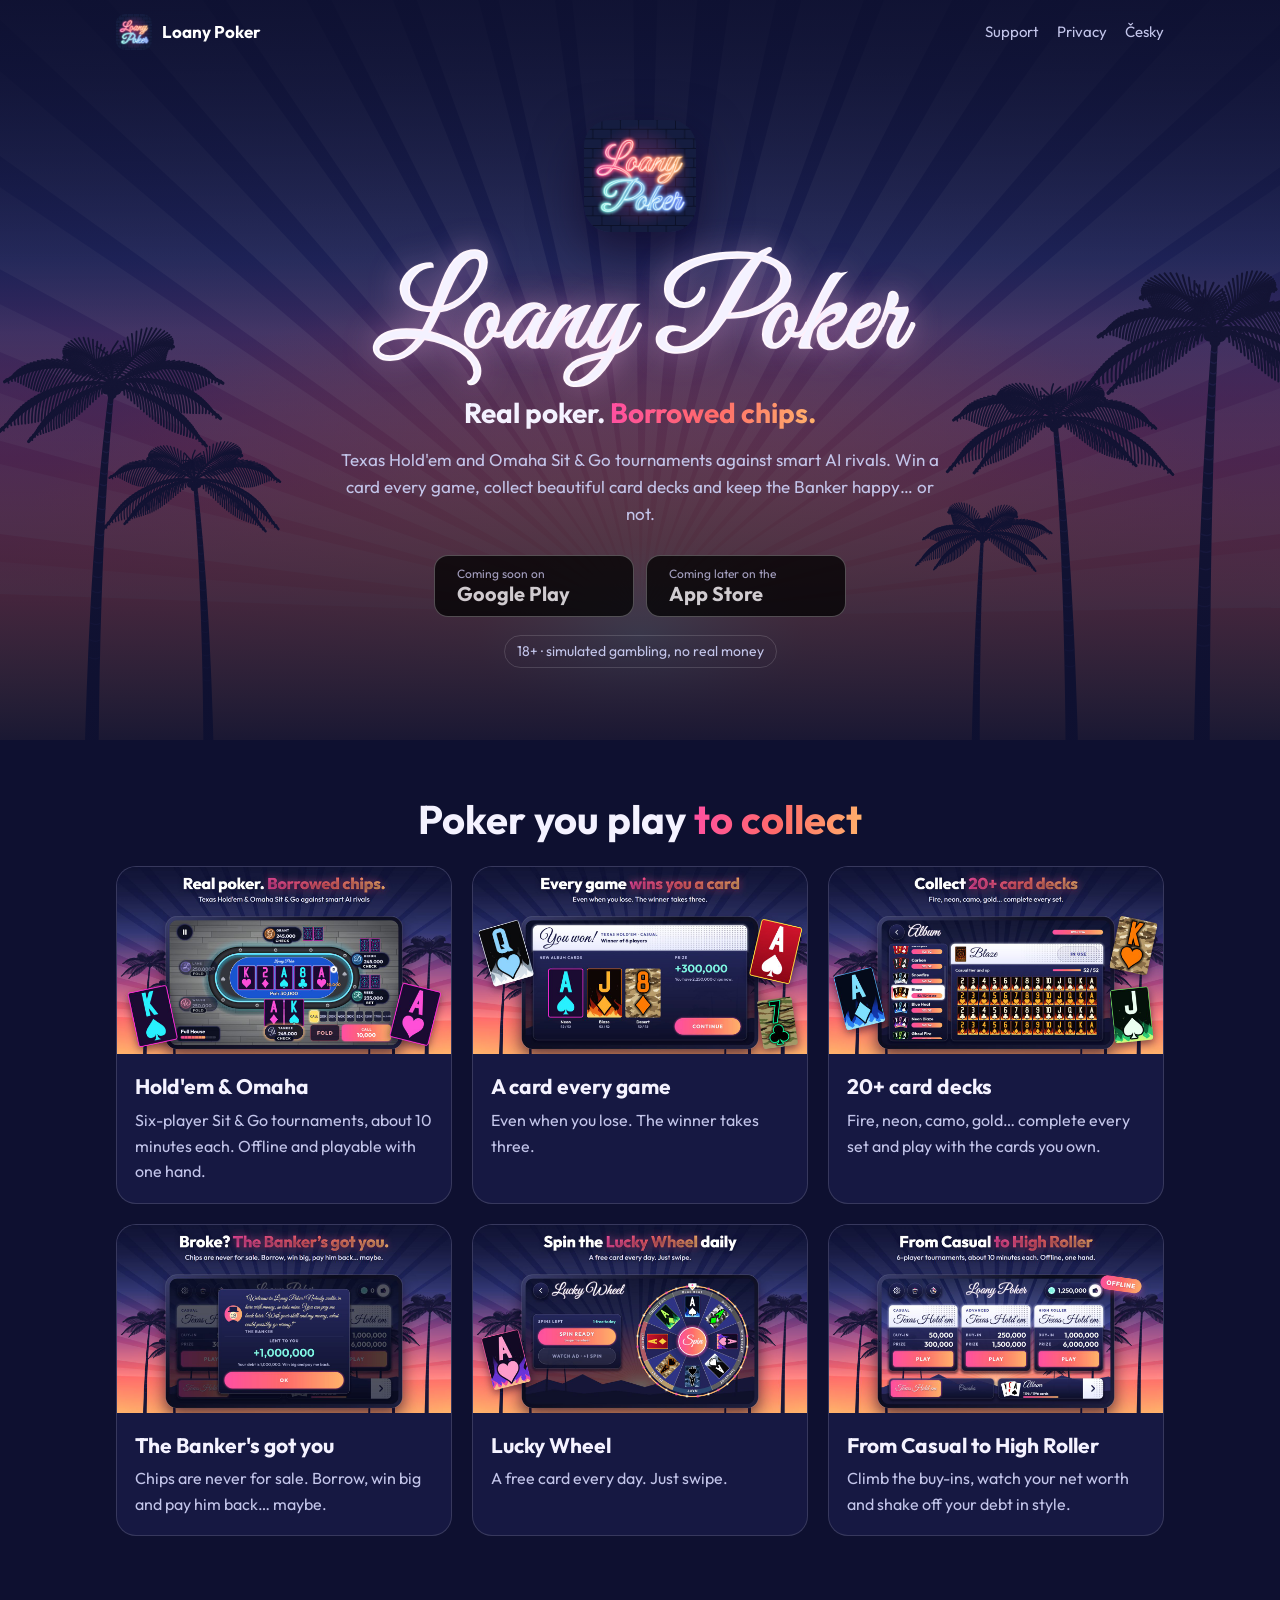
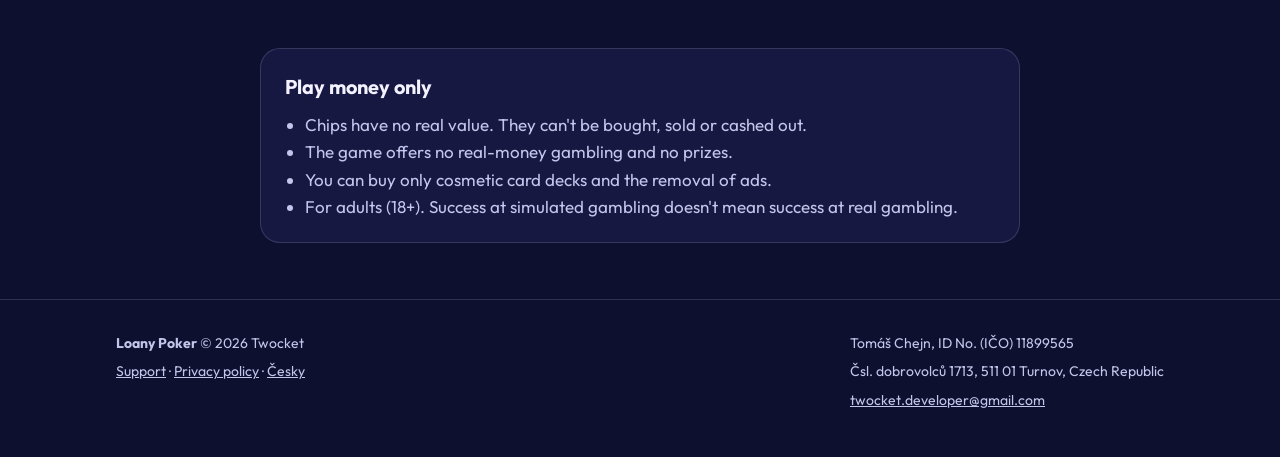
<file: index.html>
<!doctype html>
<html lang="en">
<head>
<meta charset="utf-8">
<meta name="viewport" content="width=device-width, initial-scale=1">
<title>Loany Poker – poker you play to collect</title>
<meta name="description" content="Texas Hold'em and Omaha Sit & Go against smart AI. Win a card every game, collect 20+ card decks and borrow chips from the Banker. Offline, for Android and iPhone.">
<link rel="canonical" href="https://twocket.github.io/">
<link rel="alternate" hreflang="en" href="https://twocket.github.io/">
<link rel="alternate" hreflang="cs" href="https://twocket.github.io/cs/">
<link rel="icon" type="image/png" sizes="32x32" href="assets/favicon-32.png">
<link rel="apple-touch-icon" href="assets/apple-touch-icon.png">
<meta property="og:type" content="website">
<meta property="og:title" content="Loany Poker">
<meta property="og:description" content="Poker you play to collect. Chips? Borrow them.">
<meta property="og:image" content="https://twocket.github.io/assets/og-en.jpg">
<meta name="theme-color" content="#0e1030">
<link rel="stylesheet" href="style.css">
</head>
<body>
<header class="top">
	<div class="wrap">
		<a class="home" href="./"><img src="assets/icon-192.png" alt=""><span>Loany Poker</span></a>
		<nav>
			<a href="support.html">Support</a>
			<a href="privacy.html">Privacy</a>
			<a href="cs/" hreflang="cs" lang="cs">Česky</a>
		</nav>
	</div>
</header>

<main>
	<div class="hero">
		<img class="icon" src="assets/icon-512.png" alt="Loany Poker icon" width="112" height="112">
		<h1 class="logo">Loany Poker</h1>
		<p class="tagline">Real poker. <em>Borrowed chips.</em></p>
		<p class="lead">Texas Hold'em and Omaha Sit &amp; Go tournaments against smart AI rivals. Win a card every game, collect beautiful card decks and keep the Banker happy… or not.</p>
		<div class="stores">
			<!-- Replace with the store links once the game is out (remove class "soon"). -->
			<a class="store soon" aria-disabled="true"><small>Coming soon on</small><strong>Google Play</strong></a>
			<a class="store soon" aria-disabled="true"><small>Coming later on the</small><strong>App Store</strong></a>
		</div>
		<span class="age">18+ · simulated gambling, no real money</span>
	</div>

	<section>
		<div class="wrap">
			<h2>Poker you play <em>to collect</em></h2>
			<div class="features">
				<figure class="feature">
					<img src="assets/shots/en/01_poker.jpg" alt="Poker table with AI rivals" loading="lazy" width="1280" height="720">
					<h3>Hold'em &amp; Omaha</h3>
					<p>Six-player Sit &amp; Go tournaments, about 10 minutes each. Offline and playable with one hand.</p>
				</figure>
				<figure class="feature">
					<img src="assets/shots/en/02_card_every_game.jpg" alt="A new card won after a tournament" loading="lazy" width="1280" height="720">
					<h3>A card every game</h3>
					<p>Even when you lose. The winner takes three.</p>
				</figure>
				<figure class="feature">
					<img src="assets/shots/en/03_album.jpg" alt="The card album" loading="lazy" width="1280" height="720">
					<h3>20+ card decks</h3>
					<p>Fire, neon, camo, gold… complete every set and play with the cards you own.</p>
				</figure>
				<figure class="feature">
					<img src="assets/shots/en/05_banker.jpg" alt="The Banker offering a loan" loading="lazy" width="1280" height="720">
					<h3>The Banker's got you</h3>
					<p>Chips are never for sale. Borrow, win big and pay him back… maybe.</p>
				</figure>
				<figure class="feature">
					<img src="assets/shots/en/06_lucky_wheel.jpg" alt="The Lucky Wheel" loading="lazy" width="1280" height="720">
					<h3>Lucky Wheel</h3>
					<p>A free card every day. Just swipe.</p>
				</figure>
				<figure class="feature">
					<img src="assets/shots/en/07_tiers.jpg" alt="Tournament tiers from Casual to High Roller" loading="lazy" width="1280" height="720">
					<h3>From Casual to High Roller</h3>
					<p>Climb the buy-ins, watch your net worth and shake off your debt in style.</p>
				</figure>
			</div>
		</div>
	</section>

	<section>
		<div class="wrap">
			<div class="note">
				<h3>Play money only</h3>
				<ul>
					<li>Chips have no real value. They can't be bought, sold or cashed out.</li>
					<li>The game offers no real-money gambling and no prizes.</li>
					<li>You can buy only cosmetic card decks and the removal of ads.</li>
					<li>For adults (18+). Success at simulated gambling doesn't mean success at real gambling.</li>
				</ul>
			</div>
		</div>
	</section>
</main>

<footer>
	<div class="wrap">
		<div>
			<p><strong>Loany Poker</strong> © 2026 Twocket</p>
			<p><a href="support.html">Support</a> · <a href="privacy.html">Privacy policy</a> · <a href="cs/" hreflang="cs" lang="cs">Česky</a></p>
		</div>
		<div>
			<p>Tomáš Chejn, ID No. (IČO) 11899565</p>
			<p>Čsl. dobrovolců 1713, 511 01 Turnov, Czech Republic</p>
			<p><a href="mailto:twocket.developer@gmail.com">twocket.developer@gmail.com</a></p>
		</div>
	</div>
</footer>
</body>
</html>
</file>
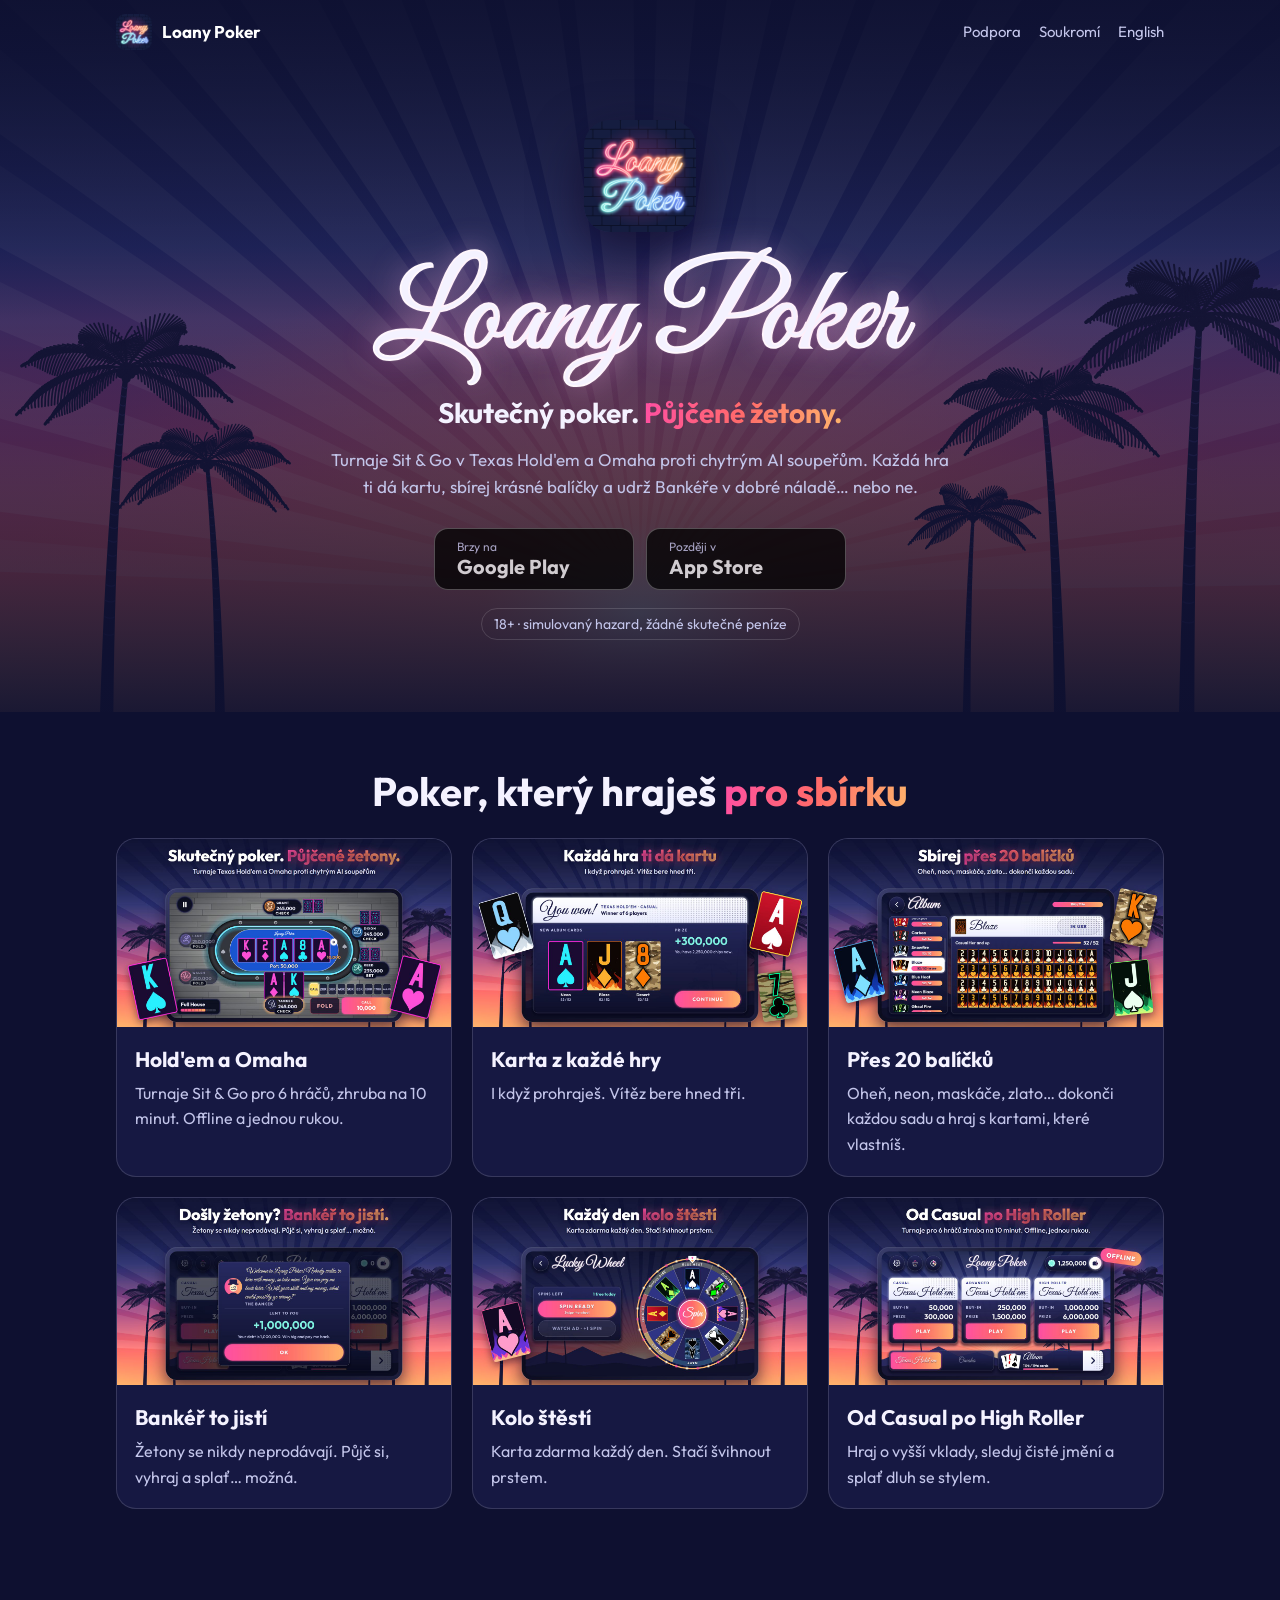
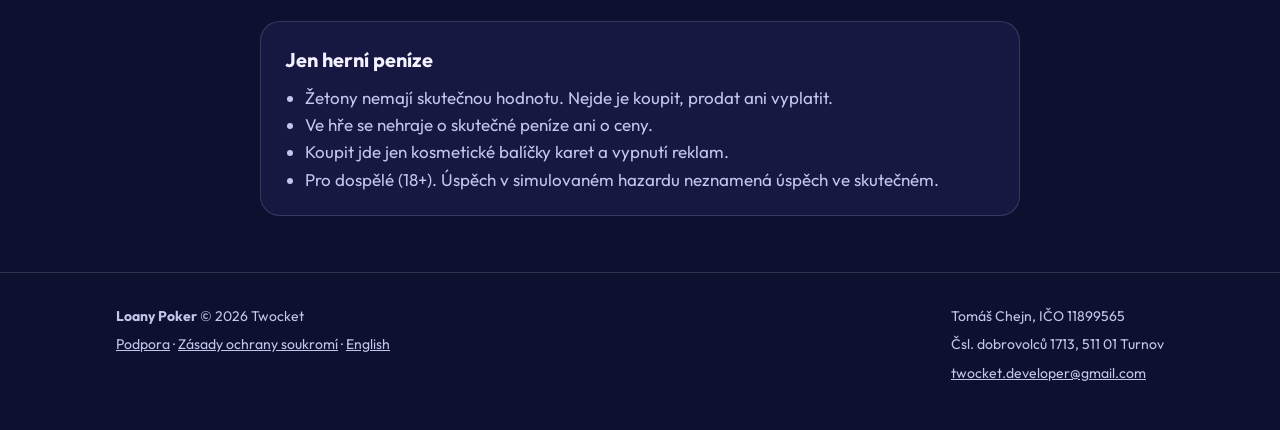
<file: cs/index.html>
<!doctype html>
<html lang="cs">
<head>
<meta charset="utf-8">
<meta name="viewport" content="width=device-width, initial-scale=1">
<title>Loany Poker – poker, který hraješ pro sbírku</title>
<meta name="description" content="Turnaje Texas Hold'em a Omaha proti chytrým AI soupeřům. Každá hra ti dá kartu, sbírej přes 20 balíčků a půjč si žetony od Bankéře. Offline, pro Android a iPhone.">
<link rel="canonical" href="https://twocket.github.io/cs/">
<link rel="alternate" hreflang="en" href="https://twocket.github.io/">
<link rel="alternate" hreflang="cs" href="https://twocket.github.io/cs/">
<link rel="icon" type="image/png" sizes="32x32" href="../assets/favicon-32.png">
<link rel="apple-touch-icon" href="../assets/apple-touch-icon.png">
<meta property="og:type" content="website">
<meta property="og:title" content="Loany Poker">
<meta property="og:description" content="Poker, který hraješ pro sbírku. Žetony? Půjč si je.">
<meta property="og:image" content="https://twocket.github.io/assets/og-cs.jpg">
<meta name="theme-color" content="#0e1030">
<link rel="stylesheet" href="../style.css">
</head>
<body>
<header class="top">
	<div class="wrap">
		<a class="home" href="./"><img src="../assets/icon-192.png" alt=""><span>Loany Poker</span></a>
		<nav>
			<a href="support.html">Podpora</a>
			<a href="privacy.html">Soukromí</a>
			<a href="../" hreflang="en" lang="en">English</a>
		</nav>
	</div>
</header>

<main>
	<div class="hero">
		<img class="icon" src="../assets/icon-512.png" alt="Ikona Loany Poker" width="112" height="112">
		<h1 class="logo">Loany Poker</h1>
		<p class="tagline">Skutečný poker. <em>Půjčené žetony.</em></p>
		<p class="lead">Turnaje Sit &amp; Go v Texas Hold'em a Omaha proti chytrým AI soupeřům. Každá hra ti dá kartu, sbírej krásné balíčky a udrž Bankéře v dobré náladě… nebo ne.</p>
		<div class="stores">
			<!-- Po vydání nahradit odkazy do obchodů (a odebrat třídu "soon"). -->
			<a class="store soon" aria-disabled="true"><small>Brzy na</small><strong>Google Play</strong></a>
			<a class="store soon" aria-disabled="true"><small>Později v</small><strong>App Store</strong></a>
		</div>
		<span class="age">18+ · simulovaný hazard, žádné skutečné peníze</span>
	</div>

	<section>
		<div class="wrap">
			<h2>Poker, který hraješ <em>pro sbírku</em></h2>
			<div class="features">
				<figure class="feature">
					<img src="../assets/shots/cs/01_poker.jpg" alt="Pokerový stůl s AI soupeři" loading="lazy" width="1280" height="720">
					<h3>Hold'em a Omaha</h3>
					<p>Turnaje Sit &amp; Go pro 6 hráčů, zhruba na 10 minut. Offline a jednou rukou.</p>
				</figure>
				<figure class="feature">
					<img src="../assets/shots/cs/02_card_every_game.jpg" alt="Nová karta po turnaji" loading="lazy" width="1280" height="720">
					<h3>Karta z každé hry</h3>
					<p>I když prohraješ. Vítěz bere hned tři.</p>
				</figure>
				<figure class="feature">
					<img src="../assets/shots/cs/03_album.jpg" alt="Album karet" loading="lazy" width="1280" height="720">
					<h3>Přes 20 balíčků</h3>
					<p>Oheň, neon, maskáče, zlato… dokonči každou sadu a hraj s kartami, které vlastníš.</p>
				</figure>
				<figure class="feature">
					<img src="../assets/shots/cs/05_banker.jpg" alt="Bankéř nabízí půjčku" loading="lazy" width="1280" height="720">
					<h3>Bankéř to jistí</h3>
					<p>Žetony se nikdy neprodávají. Půjč si, vyhraj a splať… možná.</p>
				</figure>
				<figure class="feature">
					<img src="../assets/shots/cs/06_lucky_wheel.jpg" alt="Kolo štěstí" loading="lazy" width="1280" height="720">
					<h3>Kolo štěstí</h3>
					<p>Karta zdarma každý den. Stačí švihnout prstem.</p>
				</figure>
				<figure class="feature">
					<img src="../assets/shots/cs/07_tiers.jpg" alt="Úrovně turnajů od Casual po High Roller" loading="lazy" width="1280" height="720">
					<h3>Od Casual po High Roller</h3>
					<p>Hraj o vyšší vklady, sleduj čisté jmění a splať dluh se stylem.</p>
				</figure>
			</div>
		</div>
	</section>

	<section>
		<div class="wrap">
			<div class="note">
				<h3>Jen herní peníze</h3>
				<ul>
					<li>Žetony nemají skutečnou hodnotu. Nejde je koupit, prodat ani vyplatit.</li>
					<li>Ve hře se nehraje o skutečné peníze ani o ceny.</li>
					<li>Koupit jde jen kosmetické balíčky karet a vypnutí reklam.</li>
					<li>Pro dospělé (18+). Úspěch v simulovaném hazardu neznamená úspěch ve skutečném.</li>
				</ul>
			</div>
		</div>
	</section>
</main>

<footer>
	<div class="wrap">
		<div>
			<p><strong>Loany Poker</strong> © 2026 Twocket</p>
			<p><a href="support.html">Podpora</a> · <a href="privacy.html">Zásady ochrany soukromí</a> · <a href="../" hreflang="en" lang="en">English</a></p>
		</div>
		<div>
			<p>Tomáš Chejn, IČO 11899565</p>
			<p>Čsl. dobrovolců 1713, 511 01 Turnov</p>
			<p><a href="mailto:twocket.developer@gmail.com">twocket.developer@gmail.com</a></p>
		</div>
	</div>
</footer>
</body>
</html>
</file>
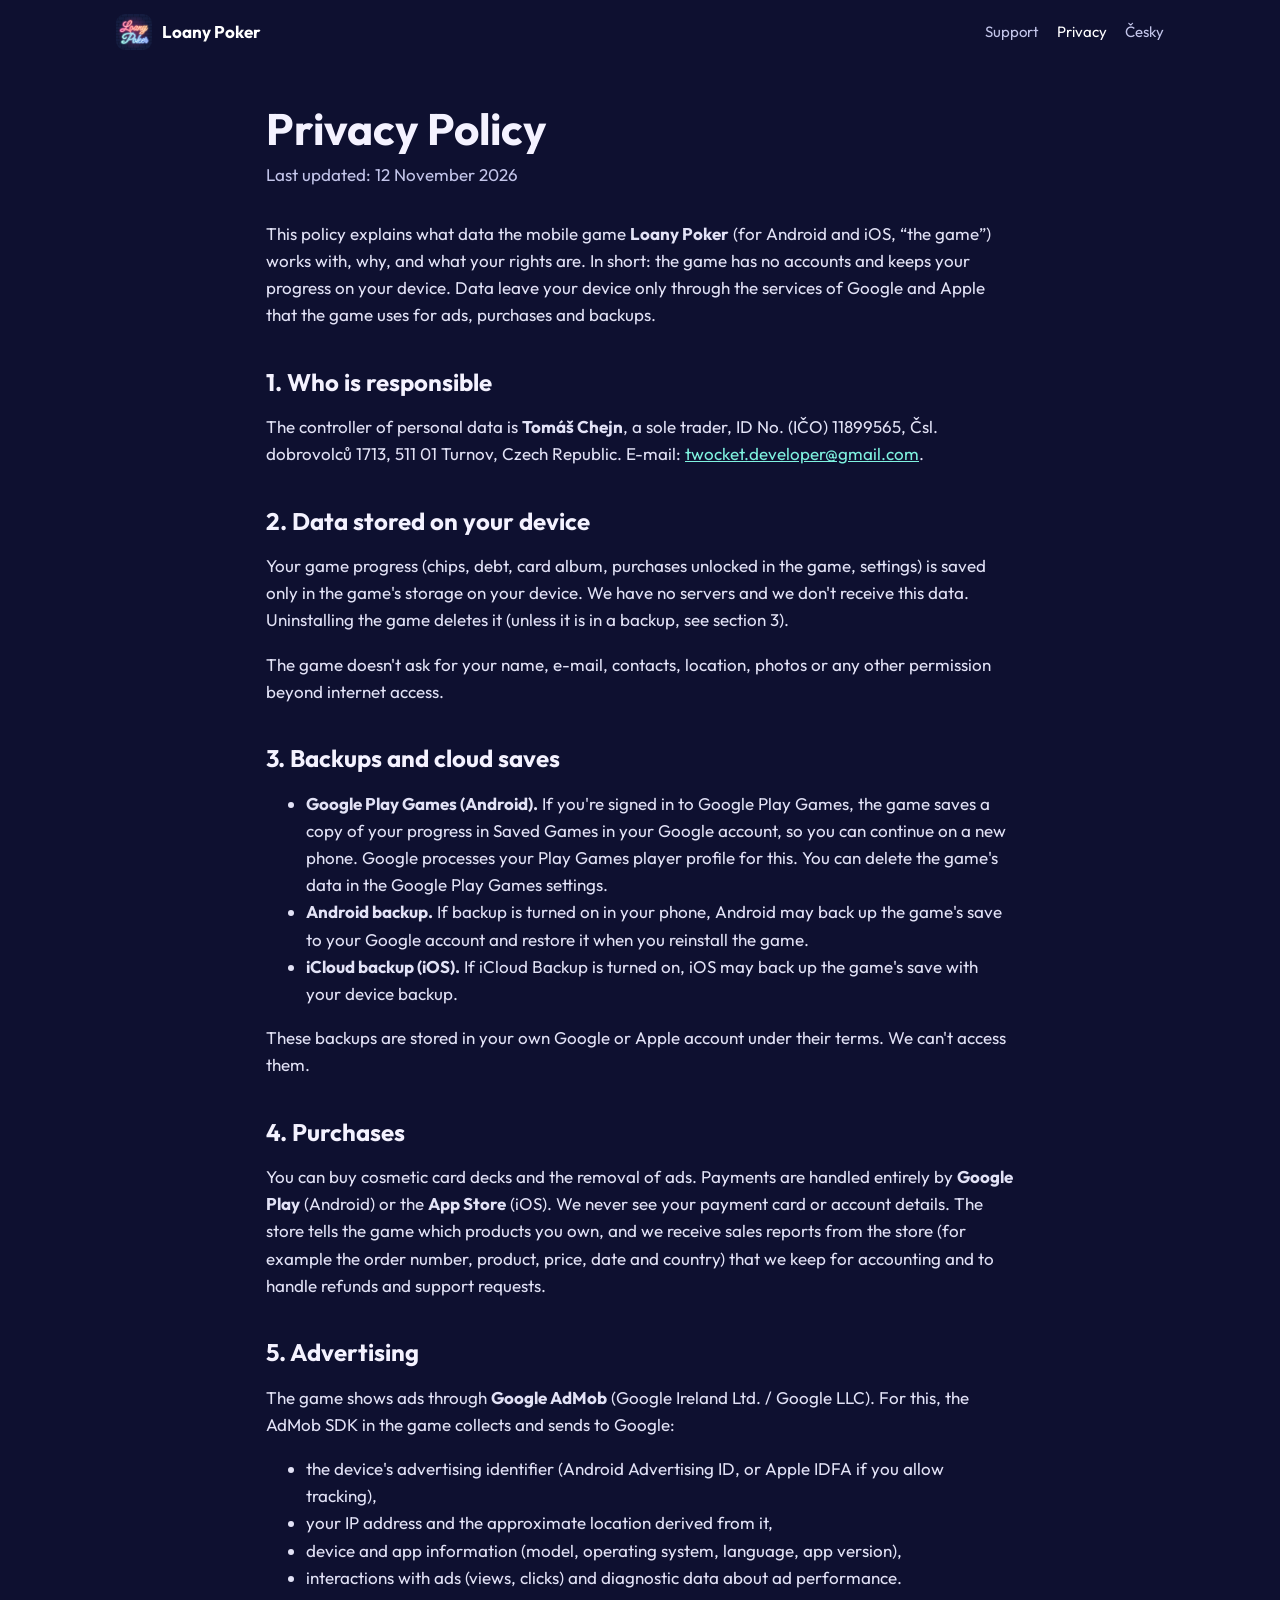
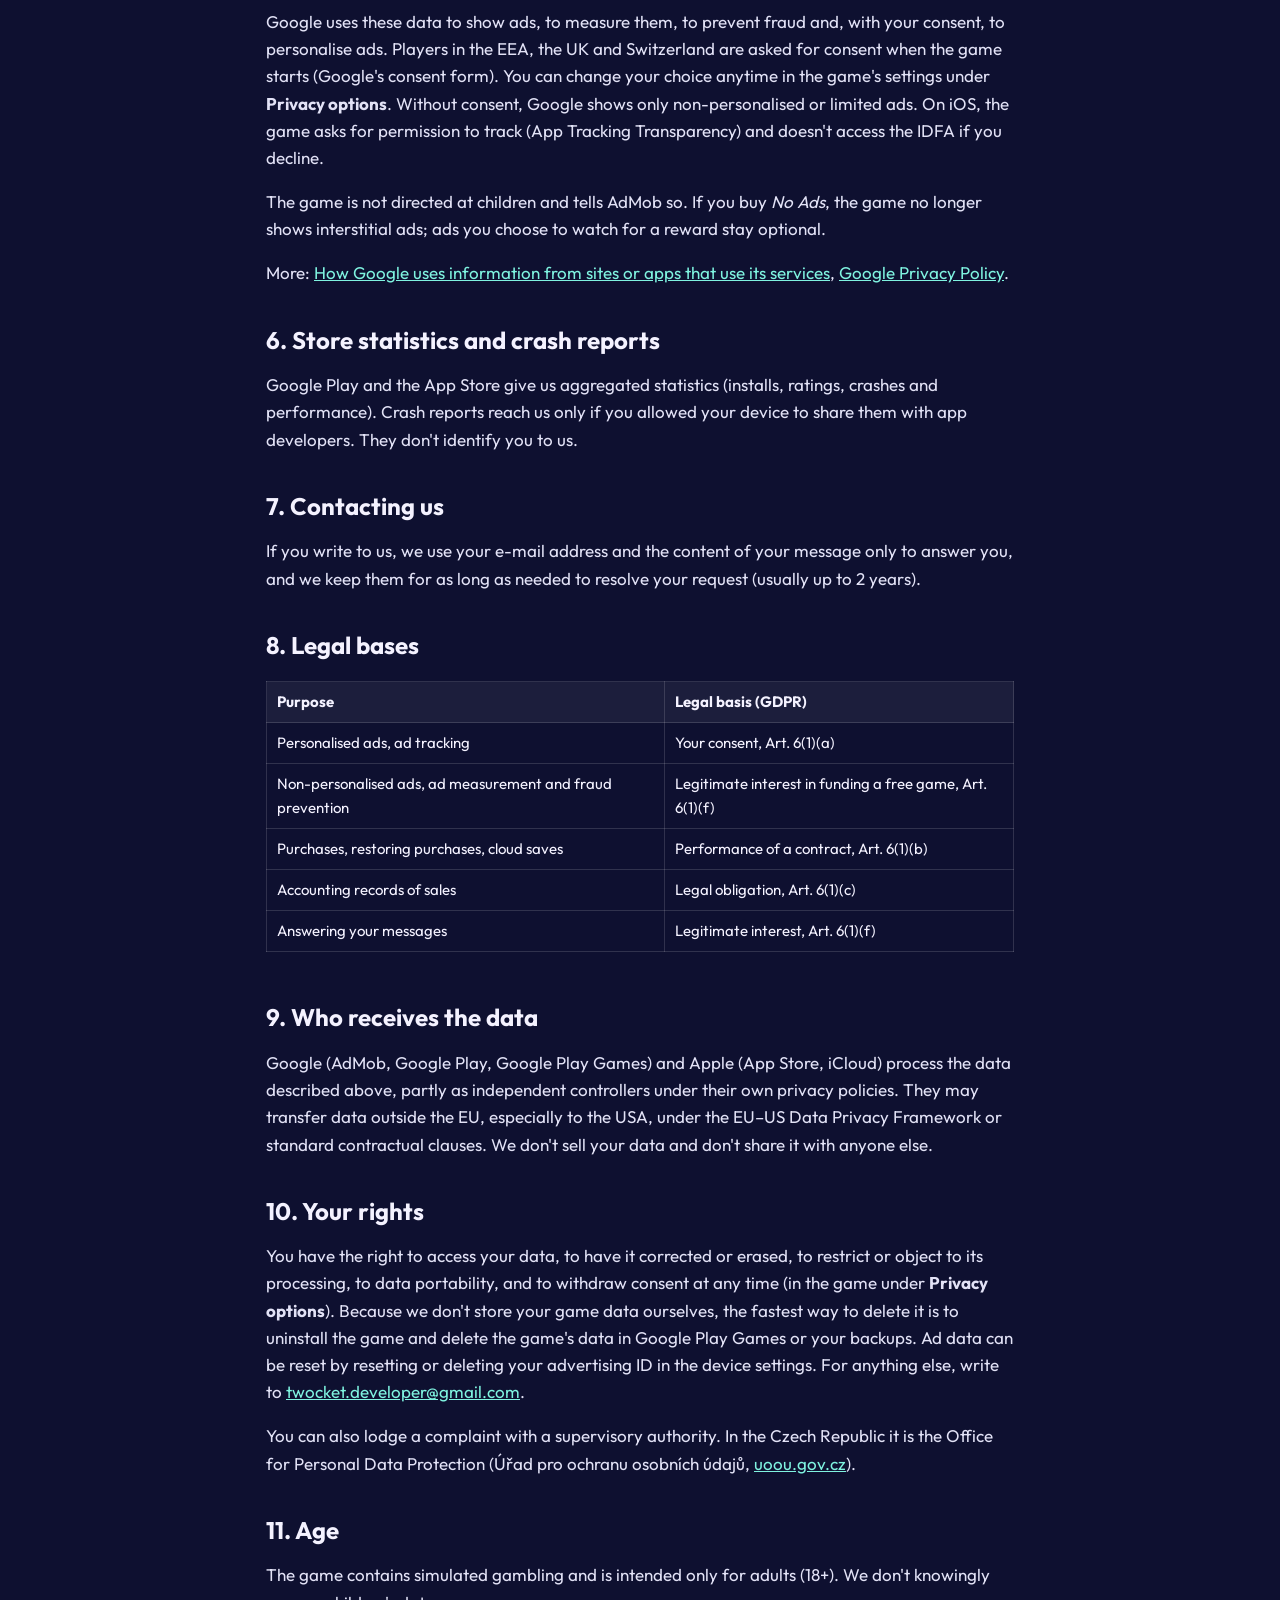
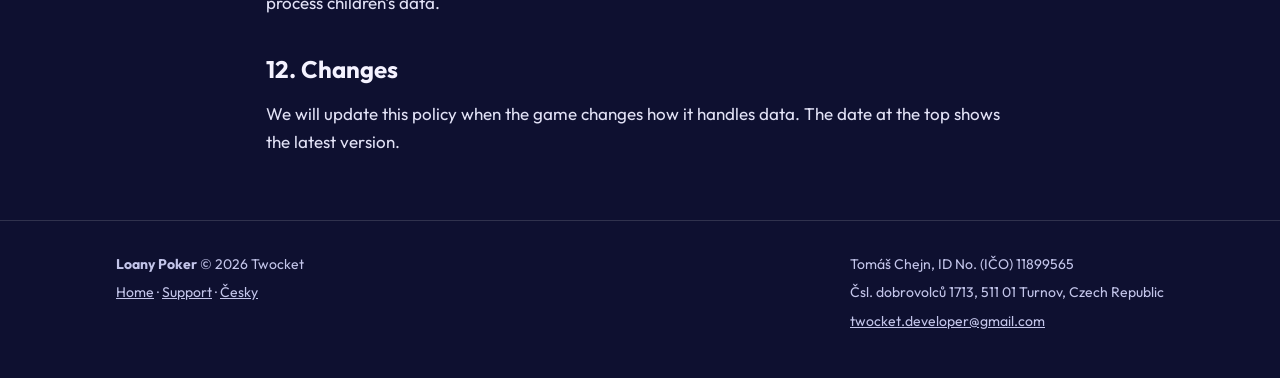
<file: privacy.html>
<!doctype html>
<html lang="en">
<head>
<meta charset="utf-8">
<meta name="viewport" content="width=device-width, initial-scale=1">
<title>Privacy Policy – Loany Poker</title>
<meta name="description" content="How the Loany Poker game handles your data.">
<link rel="canonical" href="https://twocket.github.io/privacy.html">
<link rel="alternate" hreflang="en" href="https://twocket.github.io/privacy.html">
<link rel="alternate" hreflang="cs" href="https://twocket.github.io/cs/privacy.html">
<link rel="icon" type="image/png" sizes="32x32" href="assets/favicon-32.png">
<link rel="apple-touch-icon" href="assets/apple-touch-icon.png">
<meta name="theme-color" content="#0e1030">
<link rel="stylesheet" href="style.css">
</head>
<body>
<header class="top">
	<div class="wrap">
		<a class="home" href="./"><img src="assets/icon-192.png" alt=""><span>Loany Poker</span></a>
		<nav>
			<a href="support.html">Support</a>
			<a href="privacy.html" aria-current="page">Privacy</a>
			<a href="cs/privacy.html" hreflang="cs" lang="cs">Česky</a>
		</nav>
	</div>
</header>

<main class="page">
	<div class="wrap">
		<h1>Privacy Policy</h1>
		<p class="updated">Last updated: 12 November 2026</p>

		<p>This policy explains what data the mobile game <strong>Loany Poker</strong> (for Android and iOS, “the game”) works with, why, and what your rights are. In short: the game has no accounts and keeps your progress on your device. Data leave your device only through the services of Google and Apple that the game uses for ads, purchases and backups.</p>

		<h2>1. Who is responsible</h2>
		<p>The controller of personal data is <strong>Tomáš Chejn</strong>, a sole trader, ID No. (IČO) 11899565, Čsl. dobrovolců 1713, 511 01 Turnov, Czech Republic. E-mail: <a href="mailto:twocket.developer@gmail.com">twocket.developer@gmail.com</a>.</p>

		<h2>2. Data stored on your device</h2>
		<p>Your game progress (chips, debt, card album, purchases unlocked in the game, settings) is saved only in the game's storage on your device. We have no servers and we don't receive this data. Uninstalling the game deletes it (unless it is in a backup, see section 3).</p>
		<p>The game doesn't ask for your name, e-mail, contacts, location, photos or any other permission beyond internet access.</p>

		<h2>3. Backups and cloud saves</h2>
		<ul>
			<li><strong>Google Play Games (Android).</strong> If you're signed in to Google Play Games, the game saves a copy of your progress in Saved Games in your Google account, so you can continue on a new phone. Google processes your Play Games player profile for this. You can delete the game's data in the Google Play Games settings.</li>
			<li><strong>Android backup.</strong> If backup is turned on in your phone, Android may back up the game's save to your Google account and restore it when you reinstall the game.</li>
			<li><strong>iCloud backup (iOS).</strong> If iCloud Backup is turned on, iOS may back up the game's save with your device backup.</li>
		</ul>
		<p>These backups are stored in your own Google or Apple account under their terms. We can't access them.</p>

		<h2>4. Purchases</h2>
		<p>You can buy cosmetic card decks and the removal of ads. Payments are handled entirely by <strong>Google Play</strong> (Android) or the <strong>App Store</strong> (iOS). We never see your payment card or account details. The store tells the game which products you own, and we receive sales reports from the store (for example the order number, product, price, date and country) that we keep for accounting and to handle refunds and support requests.</p>

		<h2>5. Advertising</h2>
		<p>The game shows ads through <strong>Google AdMob</strong> (Google Ireland Ltd. / Google LLC). For this, the AdMob SDK in the game collects and sends to Google:</p>
		<ul>
			<li>the device's advertising identifier (Android Advertising ID, or Apple IDFA if you allow tracking),</li>
			<li>your IP address and the approximate location derived from it,</li>
			<li>device and app information (model, operating system, language, app version),</li>
			<li>interactions with ads (views, clicks) and diagnostic data about ad performance.</li>
		</ul>
		<p>Google uses these data to show ads, to measure them, to prevent fraud and, with your consent, to personalise ads. Players in the EEA, the UK and Switzerland are asked for consent when the game starts (Google's consent form). You can change your choice anytime in the game's settings under <strong>Privacy options</strong>. Without consent, Google shows only non-personalised or limited ads. On iOS, the game asks for permission to track (App Tracking Transparency) and doesn't access the IDFA if you decline.</p>
		<p>The game is not directed at children and tells AdMob so. If you buy <em>No Ads</em>, the game no longer shows interstitial ads; ads you choose to watch for a reward stay optional.</p>
		<p>More: <a href="https://policies.google.com/technologies/partner-sites">How Google uses information from sites or apps that use its services</a>, <a href="https://policies.google.com/privacy">Google Privacy Policy</a>.</p>

		<h2>6. Store statistics and crash reports</h2>
		<p>Google Play and the App Store give us aggregated statistics (installs, ratings, crashes and performance). Crash reports reach us only if you allowed your device to share them with app developers. They don't identify you to us.</p>

		<h2>7. Contacting us</h2>
		<p>If you write to us, we use your e-mail address and the content of your message only to answer you, and we keep them for as long as needed to resolve your request (usually up to 2 years).</p>

		<h2>8. Legal bases</h2>
		<div class="table-scroll">
			<table>
				<tr><th>Purpose</th><th>Legal basis (GDPR)</th></tr>
				<tr><td>Personalised ads, ad tracking</td><td>Your consent, Art. 6(1)(a)</td></tr>
				<tr><td>Non-personalised ads, ad measurement and fraud prevention</td><td>Legitimate interest in funding a free game, Art. 6(1)(f)</td></tr>
				<tr><td>Purchases, restoring purchases, cloud saves</td><td>Performance of a contract, Art. 6(1)(b)</td></tr>
				<tr><td>Accounting records of sales</td><td>Legal obligation, Art. 6(1)(c)</td></tr>
				<tr><td>Answering your messages</td><td>Legitimate interest, Art. 6(1)(f)</td></tr>
			</table>
		</div>

		<h2>9. Who receives the data</h2>
		<p>Google (AdMob, Google Play, Google Play Games) and Apple (App Store, iCloud) process the data described above, partly as independent controllers under their own privacy policies. They may transfer data outside the EU, especially to the USA, under the EU–US Data Privacy Framework or standard contractual clauses. We don't sell your data and don't share it with anyone else.</p>

		<h2>10. Your rights</h2>
		<p>You have the right to access your data, to have it corrected or erased, to restrict or object to its processing, to data portability, and to withdraw consent at any time (in the game under <strong>Privacy options</strong>). Because we don't store your game data ourselves, the fastest way to delete it is to uninstall the game and delete the game's data in Google Play Games or your backups. Ad data can be reset by resetting or deleting your advertising ID in the device settings. For anything else, write to <a href="mailto:twocket.developer@gmail.com">twocket.developer@gmail.com</a>.</p>
		<p>You can also lodge a complaint with a supervisory authority. In the Czech Republic it is the Office for Personal Data Protection (Úřad pro ochranu osobních údajů, <a href="https://uoou.gov.cz">uoou.gov.cz</a>).</p>

		<h2>11. Age</h2>
		<p>The game contains simulated gambling and is intended only for adults (18+). We don't knowingly process children's data.</p>

		<h2>12. Changes</h2>
		<p>We will update this policy when the game changes how it handles data. The date at the top shows the latest version.</p>
	</div>
</main>

<footer>
	<div class="wrap">
		<div>
			<p><strong>Loany Poker</strong> © 2026 Twocket</p>
			<p><a href="./">Home</a> · <a href="support.html">Support</a> · <a href="cs/privacy.html" hreflang="cs" lang="cs">Česky</a></p>
		</div>
		<div>
			<p>Tomáš Chejn, ID No. (IČO) 11899565</p>
			<p>Čsl. dobrovolců 1713, 511 01 Turnov, Czech Republic</p>
			<p><a href="mailto:twocket.developer@gmail.com">twocket.developer@gmail.com</a></p>
		</div>
	</div>
</footer>
</body>
</html>
</file>
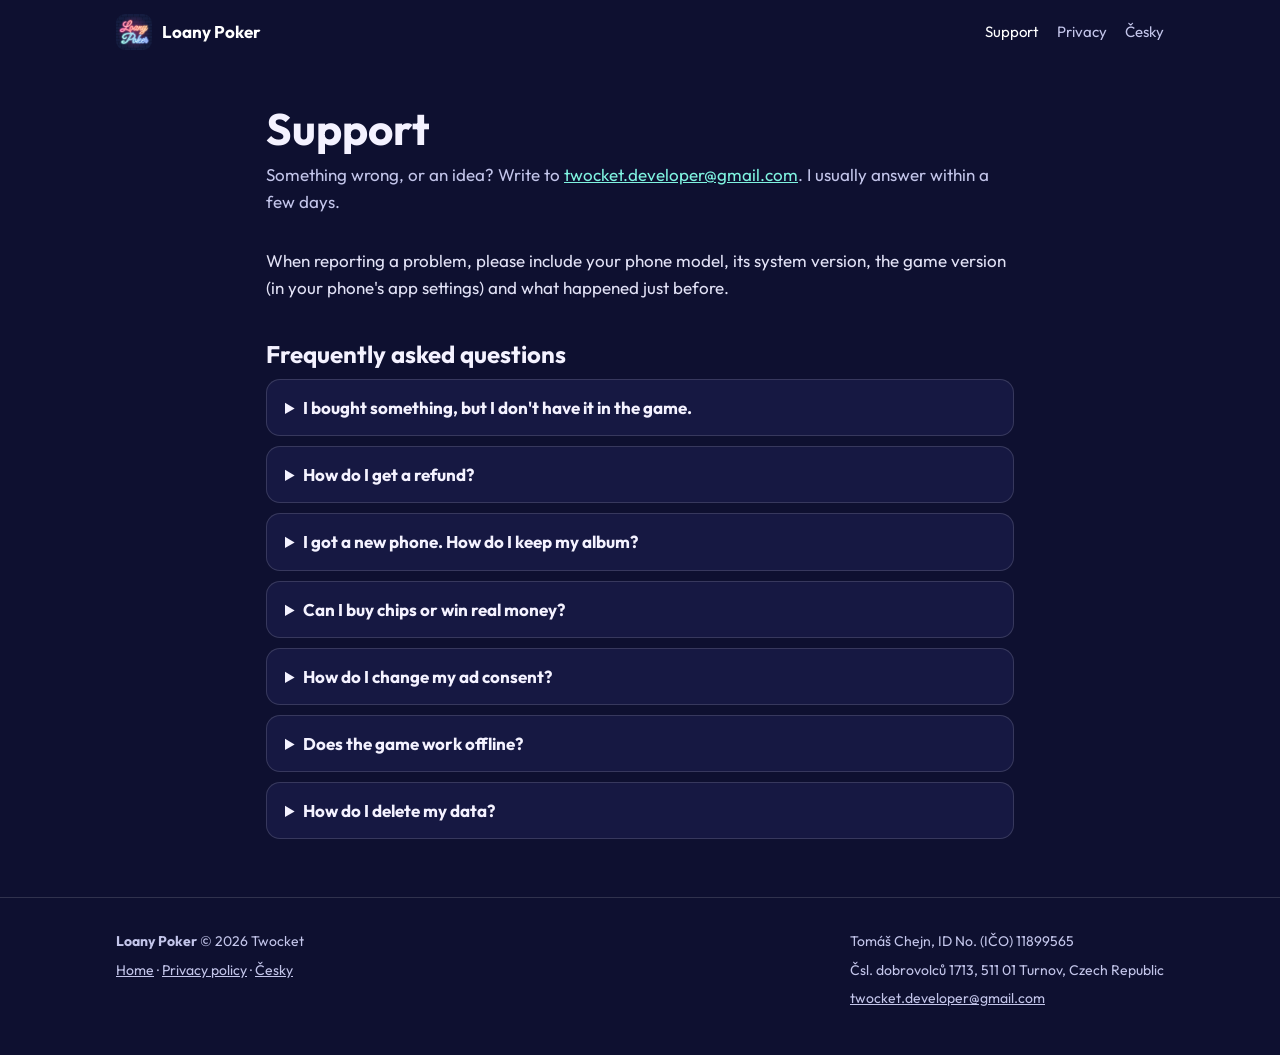
<file: support.html>
<!doctype html>
<html lang="en">
<head>
<meta charset="utf-8">
<meta name="viewport" content="width=device-width, initial-scale=1">
<title>Support – Loany Poker</title>
<meta name="description" content="Help with Loany Poker: purchases, saves, ads and contact.">
<link rel="canonical" href="https://twocket.github.io/support.html">
<link rel="alternate" hreflang="en" href="https://twocket.github.io/support.html">
<link rel="alternate" hreflang="cs" href="https://twocket.github.io/cs/support.html">
<link rel="icon" type="image/png" sizes="32x32" href="assets/favicon-32.png">
<link rel="apple-touch-icon" href="assets/apple-touch-icon.png">
<meta name="theme-color" content="#0e1030">
<link rel="stylesheet" href="style.css">
</head>
<body>
<header class="top">
	<div class="wrap">
		<a class="home" href="./"><img src="assets/icon-192.png" alt=""><span>Loany Poker</span></a>
		<nav>
			<a href="support.html" aria-current="page">Support</a>
			<a href="privacy.html">Privacy</a>
			<a href="cs/support.html" hreflang="cs" lang="cs">Česky</a>
		</nav>
	</div>
</header>

<main class="page">
	<div class="wrap">
		<h1>Support</h1>
		<p class="updated">Something wrong, or an idea? Write to <a href="mailto:twocket.developer@gmail.com">twocket.developer@gmail.com</a>. I usually answer within a few days.</p>
		<p>When reporting a problem, please include your phone model, its system version, the game version (in your phone's app settings) and what happened just before.</p>

		<h2>Frequently asked questions</h2>

		<details>
			<summary>I bought something, but I don't have it in the game.</summary>
			<p>Open the store in the game and tap <strong>Restore purchases</strong>. Make sure you're signed in with the same Google or Apple account you used for the purchase. A payment that is still pending (for example cash at a shop) shows as <em>Pending</em> and the item arrives once the payment is confirmed.</p>
		</details>

		<details>
			<summary>How do I get a refund?</summary>
			<p>Payments are handled by Google Play or the App Store, so refunds go through them: on Android in <a href="https://support.google.com/googleplay/answer/2479637">Google Play</a>, on iPhone at <a href="https://reportaproblem.apple.com">reportaproblem.apple.com</a>. After a refund, the refunded item is removed from the game.</p>
		</details>

		<details>
			<summary>I got a new phone. How do I keep my album?</summary>
			<p>On Android, the game saves your progress in Google Play Games under your Google account. Sign in to Google Play Games with the same account on the new phone and start the game: the Banker will tell you your progress is back. Purchases always come back with <strong>Restore purchases</strong>.</p>
			<p>Progress can't be moved between Android and iPhone.</p>
		</details>

		<details>
			<summary>Can I buy chips or win real money?</summary>
			<p>No. Chips have no real value and can't be bought, sold or cashed out. When you run out, the Banker lends you more. You can buy only cosmetic card decks and the removal of ads.</p>
		</details>

		<details>
			<summary>How do I change my ad consent?</summary>
			<p>In the game's settings, tap <strong>Privacy options</strong> (shown to players in the EEA, the UK and Switzerland). On iPhone you can also allow or deny tracking in <em>Settings → Privacy &amp; Security → Tracking</em>.</p>
		</details>

		<details>
			<summary>Does the game work offline?</summary>
			<p>Yes. You can play without internet. Ads, purchases and the cloud save need a connection.</p>
		</details>

		<details>
			<summary>How do I delete my data?</summary>
			<p>Uninstall the game; the progress on your device is deleted with it. On Android, you can also delete the game's data saved in Google Play Games in its settings. More in the <a href="privacy.html">privacy policy</a>.</p>
		</details>
	</div>
</main>

<footer>
	<div class="wrap">
		<div>
			<p><strong>Loany Poker</strong> © 2026 Twocket</p>
			<p><a href="./">Home</a> · <a href="privacy.html">Privacy policy</a> · <a href="cs/support.html" hreflang="cs" lang="cs">Česky</a></p>
		</div>
		<div>
			<p>Tomáš Chejn, ID No. (IČO) 11899565</p>
			<p>Čsl. dobrovolců 1713, 511 01 Turnov, Czech Republic</p>
			<p><a href="mailto:twocket.developer@gmail.com">twocket.developer@gmail.com</a></p>
		</div>
	</div>
</footer>
</body>
</html>
</file>
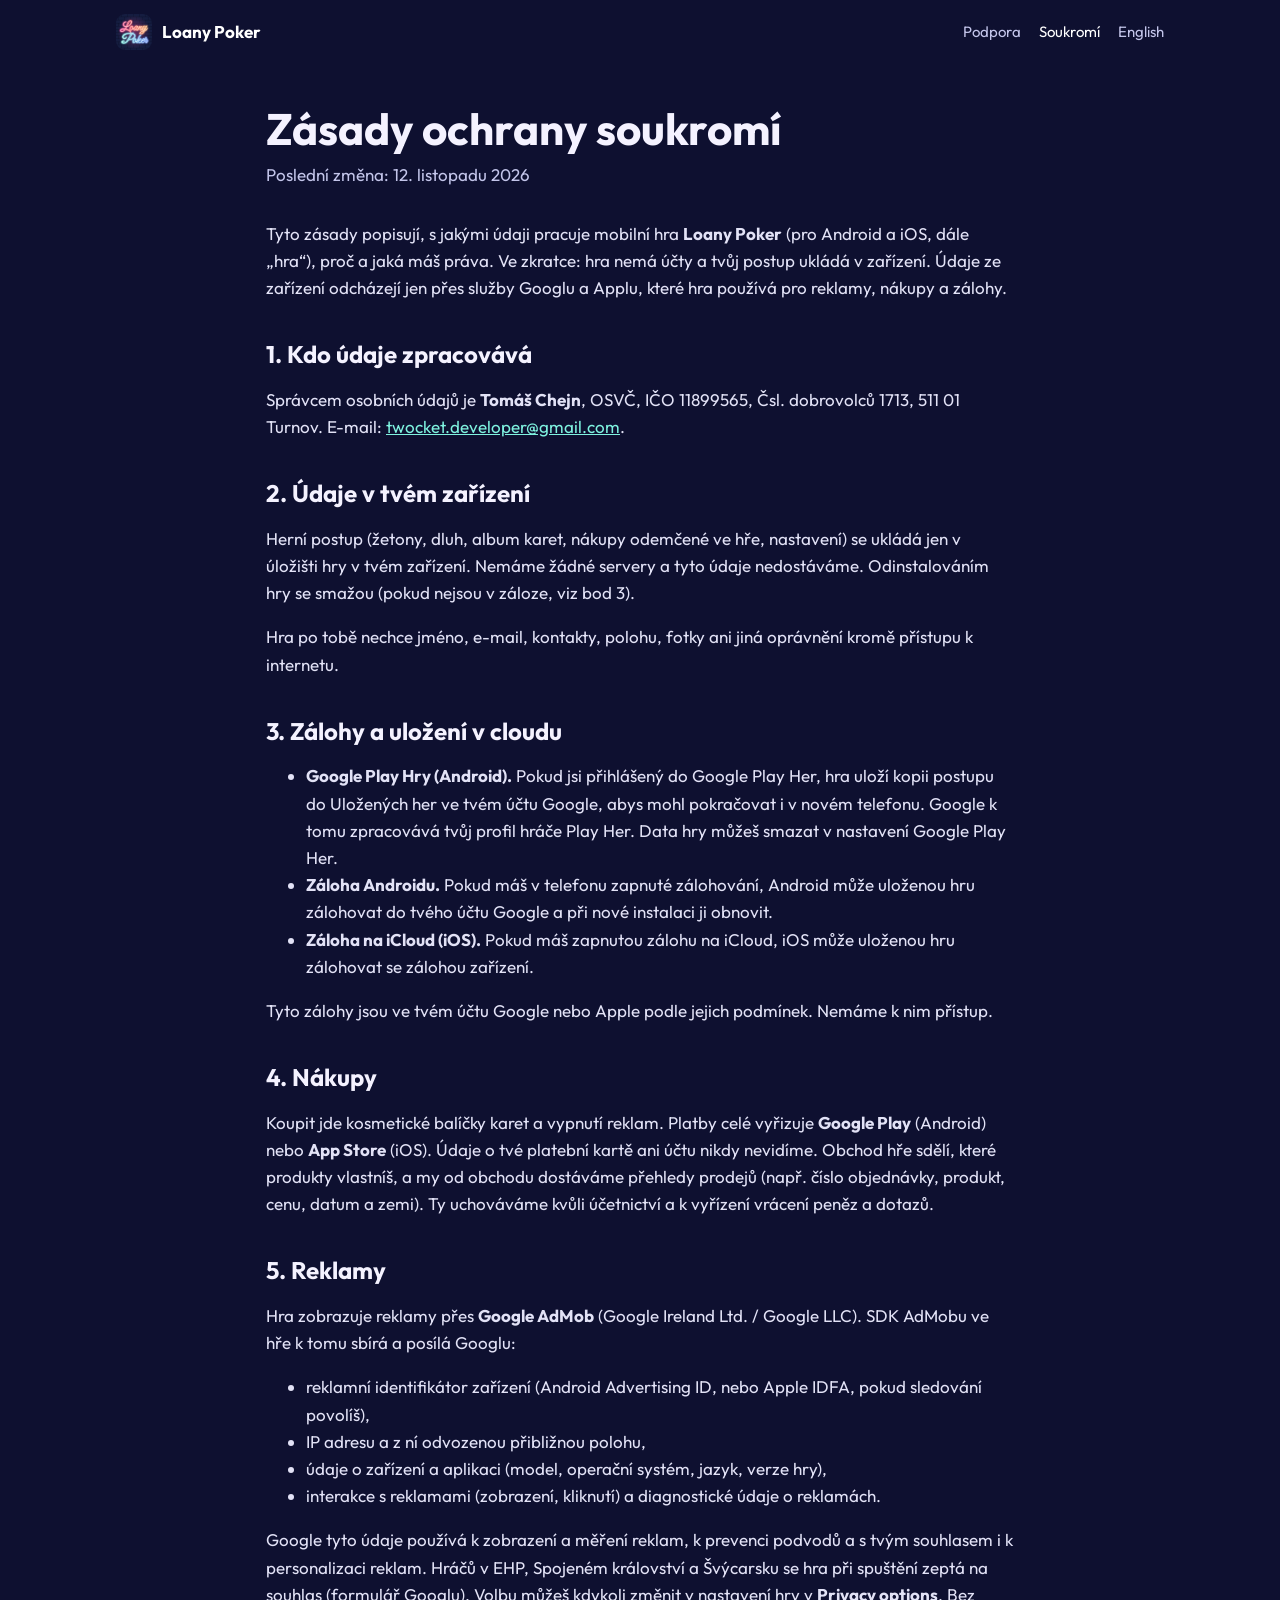
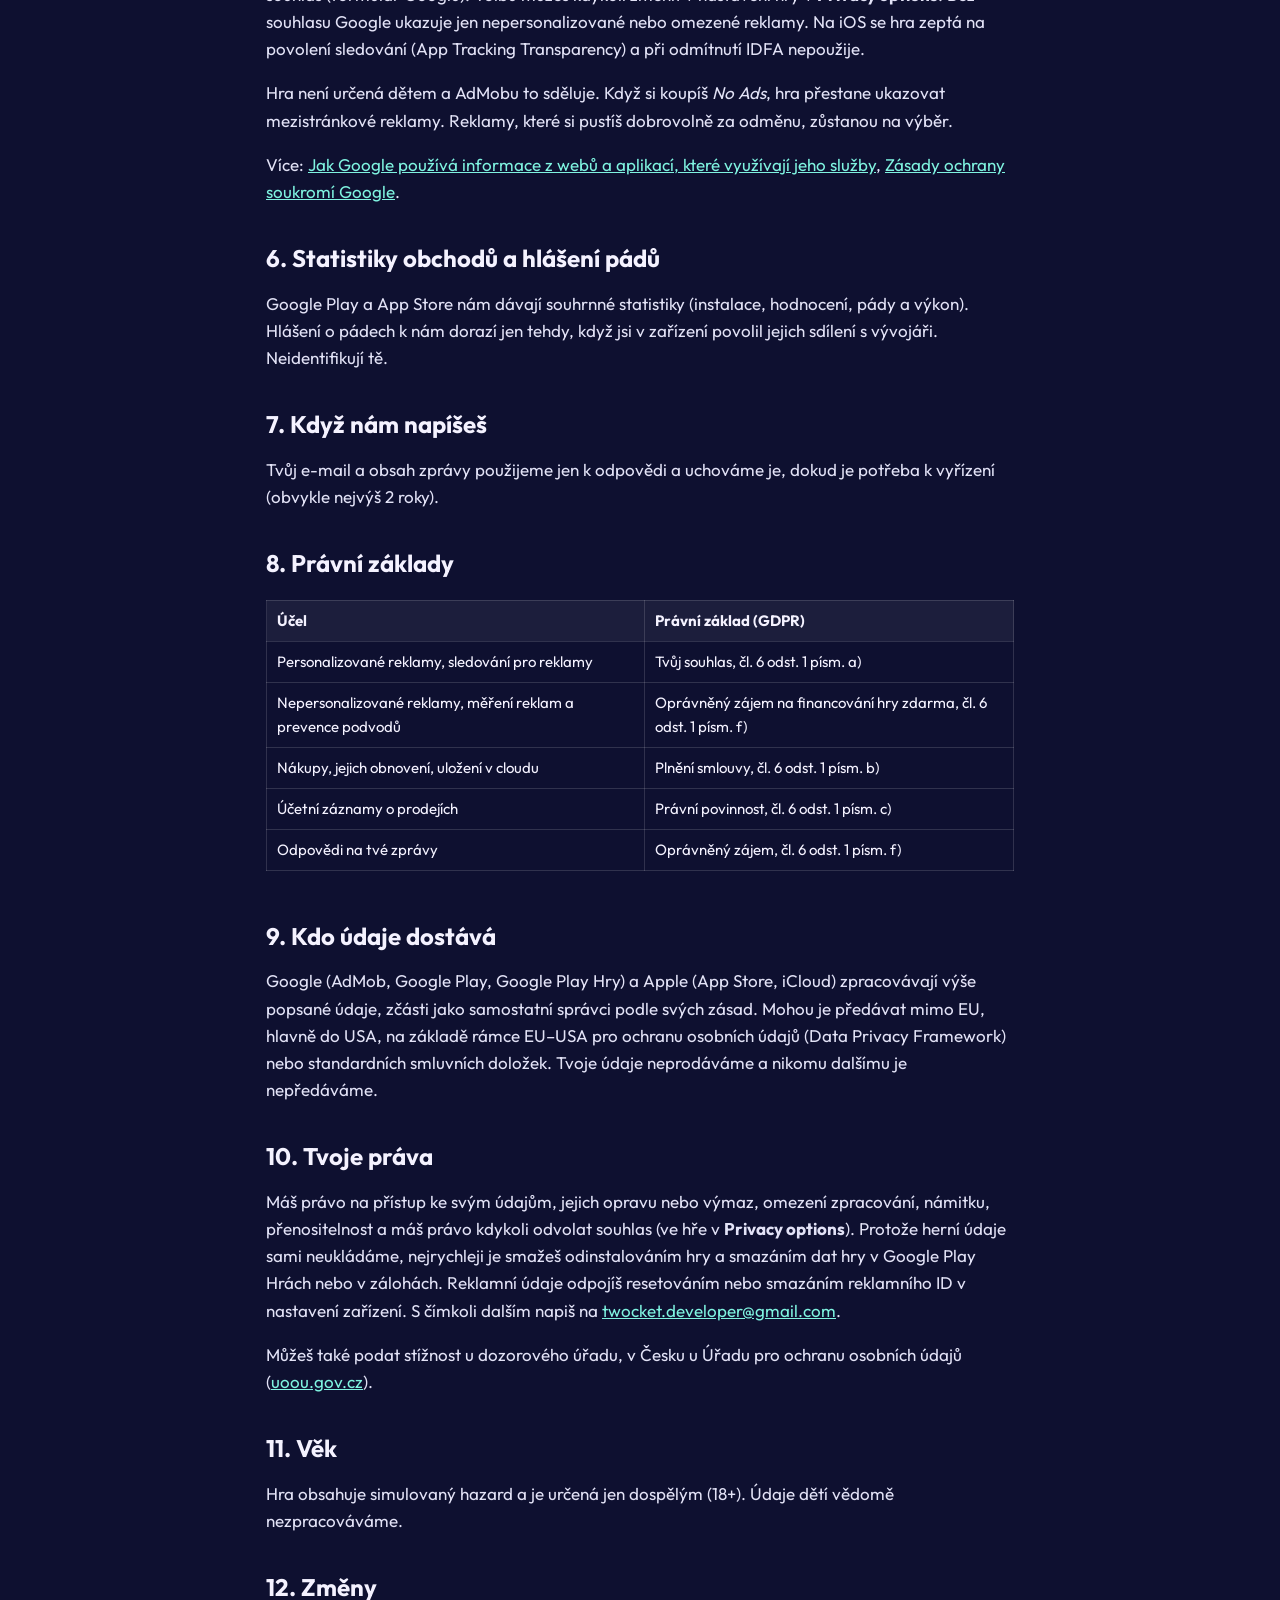
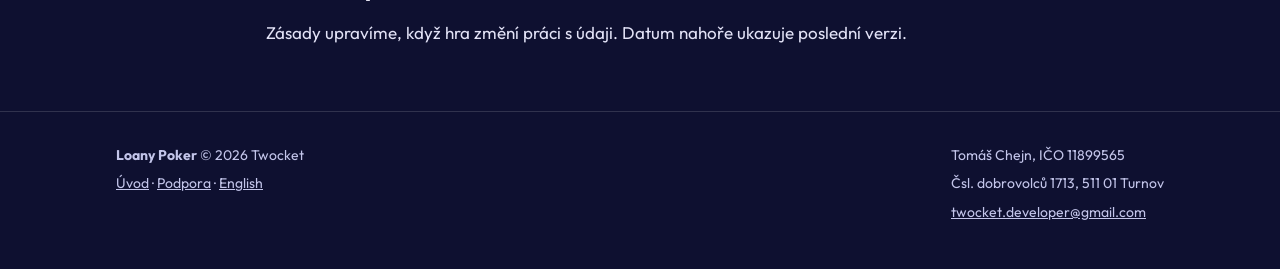
<file: cs/privacy.html>
<!doctype html>
<html lang="cs">
<head>
<meta charset="utf-8">
<meta name="viewport" content="width=device-width, initial-scale=1">
<title>Zásady ochrany soukromí – Loany Poker</title>
<meta name="description" content="Jak hra Loany Poker zachází s tvými údaji.">
<link rel="canonical" href="https://twocket.github.io/cs/privacy.html">
<link rel="alternate" hreflang="en" href="https://twocket.github.io/privacy.html">
<link rel="alternate" hreflang="cs" href="https://twocket.github.io/cs/privacy.html">
<link rel="icon" type="image/png" sizes="32x32" href="../assets/favicon-32.png">
<link rel="apple-touch-icon" href="../assets/apple-touch-icon.png">
<meta name="theme-color" content="#0e1030">
<link rel="stylesheet" href="../style.css">
</head>
<body>
<header class="top">
	<div class="wrap">
		<a class="home" href="./"><img src="../assets/icon-192.png" alt=""><span>Loany Poker</span></a>
		<nav>
			<a href="support.html">Podpora</a>
			<a href="privacy.html" aria-current="page">Soukromí</a>
			<a href="../privacy.html" hreflang="en" lang="en">English</a>
		</nav>
	</div>
</header>

<main class="page">
	<div class="wrap">
		<h1>Zásady ochrany soukromí</h1>
		<p class="updated">Poslední změna: 12. listopadu 2026</p>

		<p>Tyto zásady popisují, s jakými údaji pracuje mobilní hra <strong>Loany Poker</strong> (pro Android a iOS, dále „hra“), proč a jaká máš práva. Ve zkratce: hra nemá účty a tvůj postup ukládá v zařízení. Údaje ze zařízení odcházejí jen přes služby Googlu a Applu, které hra používá pro reklamy, nákupy a zálohy.</p>

		<h2>1. Kdo údaje zpracovává</h2>
		<p>Správcem osobních údajů je <strong>Tomáš Chejn</strong>, OSVČ, IČO 11899565, Čsl. dobrovolců 1713, 511 01 Turnov. E-mail: <a href="mailto:twocket.developer@gmail.com">twocket.developer@gmail.com</a>.</p>

		<h2>2. Údaje v tvém zařízení</h2>
		<p>Herní postup (žetony, dluh, album karet, nákupy odemčené ve hře, nastavení) se ukládá jen v úložišti hry v tvém zařízení. Nemáme žádné servery a tyto údaje nedostáváme. Odinstalováním hry se smažou (pokud nejsou v záloze, viz bod 3).</p>
		<p>Hra po tobě nechce jméno, e-mail, kontakty, polohu, fotky ani jiná oprávnění kromě přístupu k internetu.</p>

		<h2>3. Zálohy a uložení v cloudu</h2>
		<ul>
			<li><strong>Google Play Hry (Android).</strong> Pokud jsi přihlášený do Google Play Her, hra uloží kopii postupu do Uložených her ve tvém účtu Google, abys mohl pokračovat i v novém telefonu. Google k tomu zpracovává tvůj profil hráče Play Her. Data hry můžeš smazat v nastavení Google Play Her.</li>
			<li><strong>Záloha Androidu.</strong> Pokud máš v telefonu zapnuté zálohování, Android může uloženou hru zálohovat do tvého účtu Google a při nové instalaci ji obnovit.</li>
			<li><strong>Záloha na iCloud (iOS).</strong> Pokud máš zapnutou zálohu na iCloud, iOS může uloženou hru zálohovat se zálohou zařízení.</li>
		</ul>
		<p>Tyto zálohy jsou ve tvém účtu Google nebo Apple podle jejich podmínek. Nemáme k nim přístup.</p>

		<h2>4. Nákupy</h2>
		<p>Koupit jde kosmetické balíčky karet a vypnutí reklam. Platby celé vyřizuje <strong>Google Play</strong> (Android) nebo <strong>App Store</strong> (iOS). Údaje o tvé platební kartě ani účtu nikdy nevidíme. Obchod hře sdělí, které produkty vlastníš, a my od obchodu dostáváme přehledy prodejů (např. číslo objednávky, produkt, cenu, datum a zemi). Ty uchováváme kvůli účetnictví a k vyřízení vrácení peněz a dotazů.</p>

		<h2>5. Reklamy</h2>
		<p>Hra zobrazuje reklamy přes <strong>Google AdMob</strong> (Google Ireland Ltd. / Google LLC). SDK AdMobu ve hře k tomu sbírá a posílá Googlu:</p>
		<ul>
			<li>reklamní identifikátor zařízení (Android Advertising ID, nebo Apple IDFA, pokud sledování povolíš),</li>
			<li>IP adresu a z ní odvozenou přibližnou polohu,</li>
			<li>údaje o zařízení a aplikaci (model, operační systém, jazyk, verze hry),</li>
			<li>interakce s reklamami (zobrazení, kliknutí) a diagnostické údaje o reklamách.</li>
		</ul>
		<p>Google tyto údaje používá k zobrazení a měření reklam, k prevenci podvodů a s tvým souhlasem i k personalizaci reklam. Hráčů v EHP, Spojeném království a Švýcarsku se hra při spuštění zeptá na souhlas (formulář Googlu). Volbu můžeš kdykoli změnit v nastavení hry v <strong>Privacy options</strong>. Bez souhlasu Google ukazuje jen nepersonalizované nebo omezené reklamy. Na iOS se hra zeptá na povolení sledování (App Tracking Transparency) a při odmítnutí IDFA nepoužije.</p>
		<p>Hra není určená dětem a AdMobu to sděluje. Když si koupíš <em>No Ads</em>, hra přestane ukazovat mezistránkové reklamy. Reklamy, které si pustíš dobrovolně za odměnu, zůstanou na výběr.</p>
		<p>Více: <a href="https://policies.google.com/technologies/partner-sites?hl=cs">Jak Google používá informace z webů a aplikací, které využívají jeho služby</a>, <a href="https://policies.google.com/privacy?hl=cs">Zásady ochrany soukromí Google</a>.</p>

		<h2>6. Statistiky obchodů a hlášení pádů</h2>
		<p>Google Play a App Store nám dávají souhrnné statistiky (instalace, hodnocení, pády a výkon). Hlášení o pádech k nám dorazí jen tehdy, když jsi v zařízení povolil jejich sdílení s vývojáři. Neidentifikují tě.</p>

		<h2>7. Když nám napíšeš</h2>
		<p>Tvůj e-mail a obsah zprávy použijeme jen k odpovědi a uchováme je, dokud je potřeba k vyřízení (obvykle nejvýš 2 roky).</p>

		<h2>8. Právní základy</h2>
		<div class="table-scroll">
			<table>
				<tr><th>Účel</th><th>Právní základ (GDPR)</th></tr>
				<tr><td>Personalizované reklamy, sledování pro reklamy</td><td>Tvůj souhlas, čl. 6 odst. 1 písm. a)</td></tr>
				<tr><td>Nepersonalizované reklamy, měření reklam a prevence podvodů</td><td>Oprávněný zájem na financování hry zdarma, čl. 6 odst. 1 písm. f)</td></tr>
				<tr><td>Nákupy, jejich obnovení, uložení v cloudu</td><td>Plnění smlouvy, čl. 6 odst. 1 písm. b)</td></tr>
				<tr><td>Účetní záznamy o prodejích</td><td>Právní povinnost, čl. 6 odst. 1 písm. c)</td></tr>
				<tr><td>Odpovědi na tvé zprávy</td><td>Oprávněný zájem, čl. 6 odst. 1 písm. f)</td></tr>
			</table>
		</div>

		<h2>9. Kdo údaje dostává</h2>
		<p>Google (AdMob, Google Play, Google Play Hry) a Apple (App Store, iCloud) zpracovávají výše popsané údaje, zčásti jako samostatní správci podle svých zásad. Mohou je předávat mimo EU, hlavně do USA, na základě rámce EU–USA pro ochranu osobních údajů (Data Privacy Framework) nebo standardních smluvních doložek. Tvoje údaje neprodáváme a nikomu dalšímu je nepředáváme.</p>

		<h2>10. Tvoje práva</h2>
		<p>Máš právo na přístup ke svým údajům, jejich opravu nebo výmaz, omezení zpracování, námitku, přenositelnost a máš právo kdykoli odvolat souhlas (ve hře v <strong>Privacy options</strong>). Protože herní údaje sami neukládáme, nejrychleji je smažeš odinstalováním hry a smazáním dat hry v Google Play Hrách nebo v zálohách. Reklamní údaje odpojíš resetováním nebo smazáním reklamního ID v nastavení zařízení. S čímkoli dalším napiš na <a href="mailto:twocket.developer@gmail.com">twocket.developer@gmail.com</a>.</p>
		<p>Můžeš také podat stížnost u dozorového úřadu, v Česku u Úřadu pro ochranu osobních údajů (<a href="https://uoou.gov.cz">uoou.gov.cz</a>).</p>

		<h2>11. Věk</h2>
		<p>Hra obsahuje simulovaný hazard a je určená jen dospělým (18+). Údaje dětí vědomě nezpracováváme.</p>

		<h2>12. Změny</h2>
		<p>Zásady upravíme, když hra změní práci s údaji. Datum nahoře ukazuje poslední verzi.</p>
	</div>
</main>

<footer>
	<div class="wrap">
		<div>
			<p><strong>Loany Poker</strong> © 2026 Twocket</p>
			<p><a href="./">Úvod</a> · <a href="support.html">Podpora</a> · <a href="../privacy.html" hreflang="en" lang="en">English</a></p>
		</div>
		<div>
			<p>Tomáš Chejn, IČO 11899565</p>
			<p>Čsl. dobrovolců 1713, 511 01 Turnov</p>
			<p><a href="mailto:twocket.developer@gmail.com">twocket.developer@gmail.com</a></p>
		</div>
	</div>
</footer>
</body>
</html>
</file>
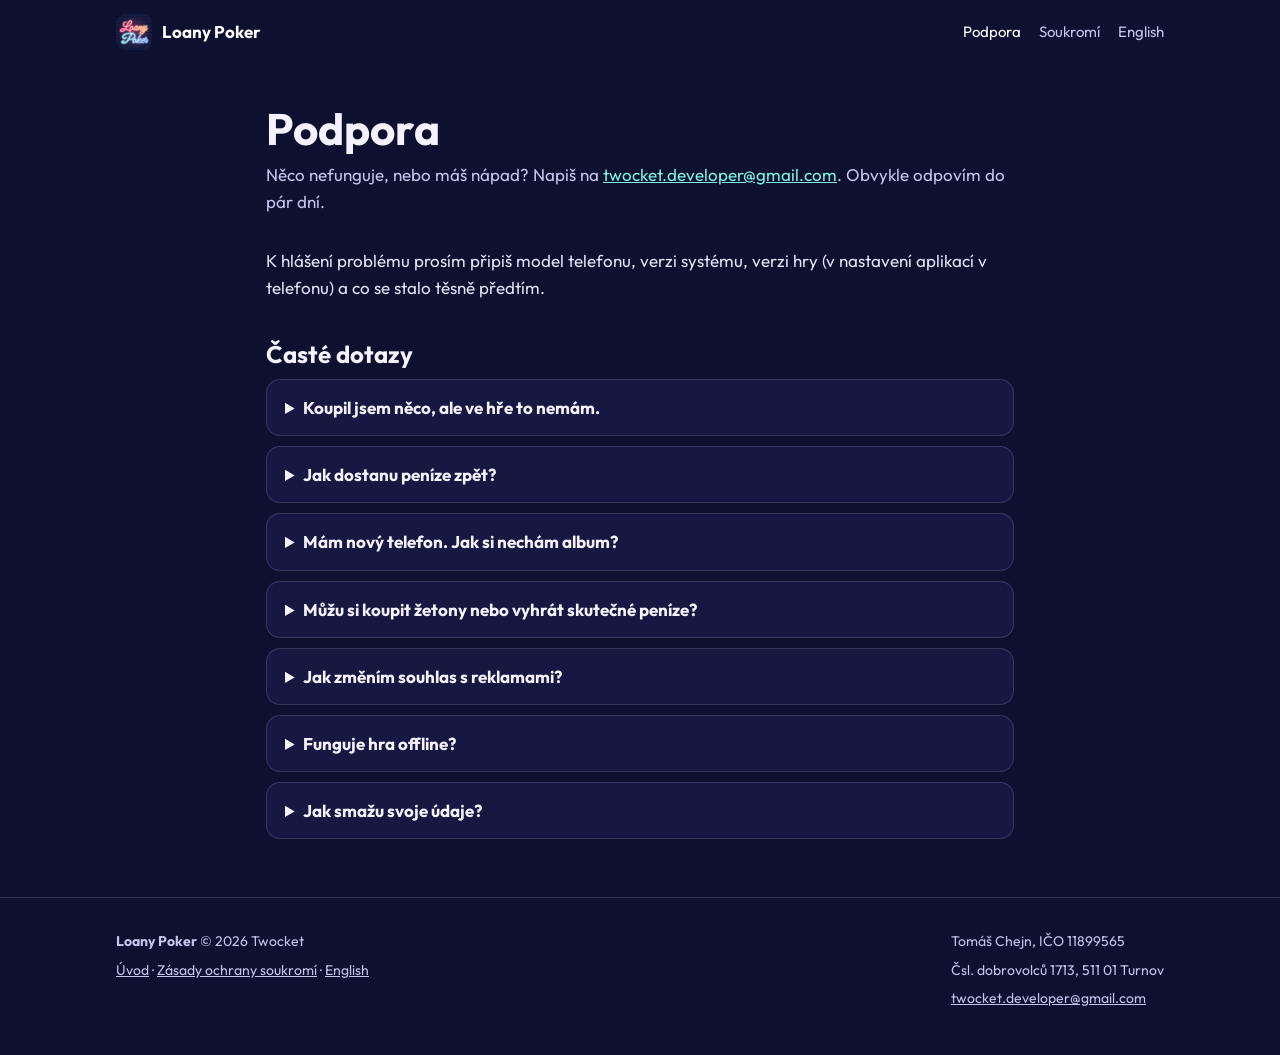
<file: cs/support.html>
<!doctype html>
<html lang="cs">
<head>
<meta charset="utf-8">
<meta name="viewport" content="width=device-width, initial-scale=1">
<title>Podpora – Loany Poker</title>
<meta name="description" content="Pomoc s hrou Loany Poker: nákupy, uložení, reklamy a kontakt.">
<link rel="canonical" href="https://twocket.github.io/cs/support.html">
<link rel="alternate" hreflang="en" href="https://twocket.github.io/support.html">
<link rel="alternate" hreflang="cs" href="https://twocket.github.io/cs/support.html">
<link rel="icon" type="image/png" sizes="32x32" href="../assets/favicon-32.png">
<link rel="apple-touch-icon" href="../assets/apple-touch-icon.png">
<meta name="theme-color" content="#0e1030">
<link rel="stylesheet" href="../style.css">
</head>
<body>
<header class="top">
	<div class="wrap">
		<a class="home" href="./"><img src="../assets/icon-192.png" alt=""><span>Loany Poker</span></a>
		<nav>
			<a href="support.html" aria-current="page">Podpora</a>
			<a href="privacy.html">Soukromí</a>
			<a href="../support.html" hreflang="en" lang="en">English</a>
		</nav>
	</div>
</header>

<main class="page">
	<div class="wrap">
		<h1>Podpora</h1>
		<p class="updated">Něco nefunguje, nebo máš nápad? Napiš na <a href="mailto:twocket.developer@gmail.com">twocket.developer@gmail.com</a>. Obvykle odpovím do pár dní.</p>
		<p>K hlášení problému prosím připiš model telefonu, verzi systému, verzi hry (v nastavení aplikací v telefonu) a co se stalo těsně předtím.</p>

		<h2>Časté dotazy</h2>

		<details>
			<summary>Koupil jsem něco, ale ve hře to nemám.</summary>
			<p>Otevři ve hře obchod a ťukni na <strong>Restore purchases</strong>. Musíš být přihlášený stejným účtem Google nebo Apple, kterým jsi nakupoval. Platba, která ještě čeká (např. hotově v obchodě), se ukazuje jako <em>Pending</em> a věc přijde, jakmile se platba potvrdí.</p>
		</details>

		<details>
			<summary>Jak dostanu peníze zpět?</summary>
			<p>Platby vyřizuje Google Play nebo App Store, takže i vrácení peněz jde přes ně: na Androidu v <a href="https://support.google.com/googleplay/answer/2479637?hl=cs">Google Play</a>, na iPhonu na <a href="https://reportaproblem.apple.com">reportaproblem.apple.com</a>. Po vrácení peněz věc ze hry zmizí.</p>
		</details>

		<details>
			<summary>Mám nový telefon. Jak si nechám album?</summary>
			<p>Na Androidu hra ukládá postup do Google Play Her pod tvým účtem Google. V novém telefonu se do Google Play Her přihlas stejným účtem a spusť hru: Bankéř ti oznámí, že je postup zpátky. Nákupy se vždy vrátí přes <strong>Restore purchases</strong>.</p>
			<p>Mezi Androidem a iPhonem postup přenést nejde.</p>
		</details>

		<details>
			<summary>Můžu si koupit žetony nebo vyhrát skutečné peníze?</summary>
			<p>Ne. Žetony nemají skutečnou hodnotu a nejde je koupit, prodat ani vyplatit. Když ti dojdou, Bankéř ti půjčí. Koupit jde jen kosmetické balíčky karet a vypnutí reklam.</p>
		</details>

		<details>
			<summary>Jak změním souhlas s reklamami?</summary>
			<p>V nastavení hry ťukni na <strong>Privacy options</strong> (zobrazuje se hráčům v EHP, Spojeném království a Švýcarsku). Na iPhonu můžeš sledování povolit nebo zakázat i v <em>Nastavení → Soukromí a zabezpečení → Sledování</em>.</p>
		</details>

		<details>
			<summary>Funguje hra offline?</summary>
			<p>Ano, hrát jde bez internetu. Připojení potřebují jen reklamy, nákupy a uložení v cloudu.</p>
		</details>

		<details>
			<summary>Jak smažu svoje údaje?</summary>
			<p>Odinstaluj hru, postup v zařízení se smaže s ní. Na Androidu můžeš v nastavení Google Play Her smazat i data hry uložená v cloudu. Víc v <a href="privacy.html">zásadách ochrany soukromí</a>.</p>
		</details>
	</div>
</main>

<footer>
	<div class="wrap">
		<div>
			<p><strong>Loany Poker</strong> © 2026 Twocket</p>
			<p><a href="./">Úvod</a> · <a href="privacy.html">Zásady ochrany soukromí</a> · <a href="../support.html" hreflang="en" lang="en">English</a></p>
		</div>
		<div>
			<p>Tomáš Chejn, IČO 11899565</p>
			<p>Čsl. dobrovolců 1713, 511 01 Turnov</p>
			<p><a href="mailto:twocket.developer@gmail.com">twocket.developer@gmail.com</a></p>
		</div>
	</div>
</footer>
</body>
</html>
</file>
<file: style.css>
/* Loany Poker website: the design v5 sunset look of the game (ui/sunset). */
@font-face { font-family: Outfit; src: url(assets/fonts/Outfit-Variable.ttf) format("truetype"); font-weight: 100 900; font-display: swap; }
@font-face { font-family: "Great Vibes"; src: url(assets/fonts/GreatVibes-Regular.ttf) format("truetype"); font-display: swap; }

:root {
	--plum: #1b1d4a;
	--night: #0e1030;
	--panel: rgba(27, 29, 74, 0.72);
	--line: rgba(255, 255, 255, 0.14);
	--text: #f4f2ff;
	--muted: #c3c5ea;
	--pink: #ff4fa3;
	--peach: #ffb36b;
	--mint: #7ff3e0;
	--sunset: linear-gradient(100deg, #ff4fa3 0%, #ff6a6a 50%, #ffb36b 100%);
	color-scheme: dark;
}

* { box-sizing: border-box; }
html { -webkit-text-size-adjust: 100%; }
body {
	margin: 0;
	background: var(--night);
	color: var(--text);
	font: 400 17px/1.6 Outfit, system-ui, -apple-system, "Segoe UI", sans-serif;
}
a { color: var(--mint); }
a:hover { color: #fff; }
img { max-width: 100%; height: auto; }
.wrap { max-width: 1080px; margin: 0 auto; padding: 0 16px; }

/* Top bar */
.top { position: absolute; top: 0; left: 0; right: 0; z-index: 5; }
.top .wrap { display: flex; align-items: center; justify-content: space-between; height: 64px; }
.top .home { display: flex; align-items: center; gap: 10px; color: #fff; text-decoration: none; font-weight: 700; }
.top .home img { width: 36px; height: 36px; border-radius: 9px; }
.top nav { display: flex; gap: 18px; font-size: 15px; }
.top nav a { color: var(--muted); text-decoration: none; }
.top nav a:hover, .top nav a[aria-current] { color: #fff; }

/* Hero over the sunset sky */
.hero {
	position: relative;
	padding: 120px 16px 72px;
	text-align: center;
	background: url(assets/scene.svg) center 70% / cover;
	overflow: hidden;
}
.hero::before {
	content: "";
	position: absolute;
	inset: 0;
	background: linear-gradient(180deg, rgba(14, 16, 48, 0.9) 0%, rgba(14, 16, 48, 0.45) 45%, rgba(14, 16, 48, 0.95) 100%);
}
.hero > * { position: relative; }
.hero .icon { width: 112px; height: 112px; border-radius: 26px; box-shadow: 0 18px 50px rgba(10, 0, 30, 0.6); }
.logo {
	margin: 18px 0 0;
	font: 400 clamp(64px, 14vw, 120px)/1.05 "Great Vibes", cursive;
	-webkit-text-stroke: 0.03em #fff;
	paint-order: stroke fill;
	text-shadow: 0 0 30px rgba(255, 180, 230, 0.7), 0 0 3px #fff;
}
.tagline { margin: 12px auto 0; max-width: 640px; font-size: clamp(20px, 4vw, 28px); font-weight: 700; line-height: 1.3; }
.tagline em, h2 em {
	font-style: normal;
	background: var(--sunset);
	-webkit-background-clip: text;
	background-clip: text;
	color: transparent;
}
.lead { margin: 14px auto 0; max-width: 620px; color: var(--muted); }

/* Store buttons */
.stores { display: flex; flex-wrap: wrap; justify-content: center; gap: 12px; margin-top: 28px; }
.store {
	display: inline-flex;
	flex-direction: column;
	align-items: flex-start;
	min-width: 200px;
	padding: 10px 22px;
	border-radius: 14px;
	background: #000;
	border: 1px solid rgba(255, 255, 255, 0.35);
	color: #fff;
	text-decoration: none;
	line-height: 1.25;
}
.store small { font-size: 12px; color: var(--muted); }
.store strong { font-size: 20px; }
.store.soon { opacity: 0.75; cursor: default; }
.age { display: inline-block; margin-top: 18px; padding: 4px 12px; border-radius: 999px; border: 1px solid var(--line); font-size: 14px; color: var(--muted); }

/* Sections */
section { padding: 56px 0; }
h2 { margin: 0 0 24px; font-size: clamp(28px, 5vw, 40px); line-height: 1.15; text-align: center; }
.features { display: grid; grid-template-columns: repeat(auto-fit, minmax(300px, 1fr)); gap: 20px; }
.feature { margin: 0; padding: 0 0 18px; border-radius: 20px; background: var(--panel); border: 1px solid var(--line); overflow: hidden; }
.feature img { display: block; width: 100%; aspect-ratio: 16 / 9; object-fit: cover; }
.feature h3 { margin: 16px 18px 4px; font-size: 21px; }
.feature p { margin: 0 18px; color: var(--muted); font-size: 16px; }

.note { max-width: 760px; margin: 0 auto; padding: 22px 24px; border-radius: 20px; background: var(--panel); border: 1px solid var(--line); }
.note h3 { margin: 0 0 8px; }
.note ul { margin: 0; padding-left: 20px; color: var(--muted); }

/* Text pages (privacy, support) */
.page { padding: 104px 0 48px; }
.page .wrap { max-width: 780px; }
.page h1 { margin: 0 0 6px; font-size: clamp(30px, 6vw, 44px); line-height: 1.15; }
.page .updated { margin: 0 0 32px; color: var(--muted); }
.page h2 { margin: 40px 0 10px; font-size: 24px; text-align: left; }
.page h3 { margin: 24px 0 6px; font-size: 19px; }
.page p, .page li { color: #e2e2f6; }
.page table { width: 100%; border-collapse: collapse; margin: 12px 0; font-size: 15px; }
.page th, .page td { padding: 8px 10px; border: 1px solid var(--line); text-align: left; vertical-align: top; }
.page th { background: rgba(255, 255, 255, 0.06); }
.table-scroll { overflow-x: auto; }
details { margin: 10px 0; padding: 14px 18px; border-radius: 14px; background: var(--panel); border: 1px solid var(--line); }
summary { cursor: pointer; font-weight: 700; }
details p { margin: 10px 0 0; }

/* Footer */
footer { padding: 32px 0 40px; border-top: 1px solid var(--line); color: var(--muted); font-size: 14px; }
footer .wrap { display: flex; flex-wrap: wrap; gap: 8px 32px; justify-content: space-between; }
footer p { margin: 0 0 6px; }
footer a { color: var(--muted); }

@media (max-width: 520px) {
	.top nav { gap: 12px; font-size: 14px; }
	.top .home span { display: none; }
	.hero { padding-top: 96px; }
	.store { min-width: 0; flex: 1 1 140px; padding: 10px 16px; }
	.features { grid-template-columns: 1fr; }
}
</file>
